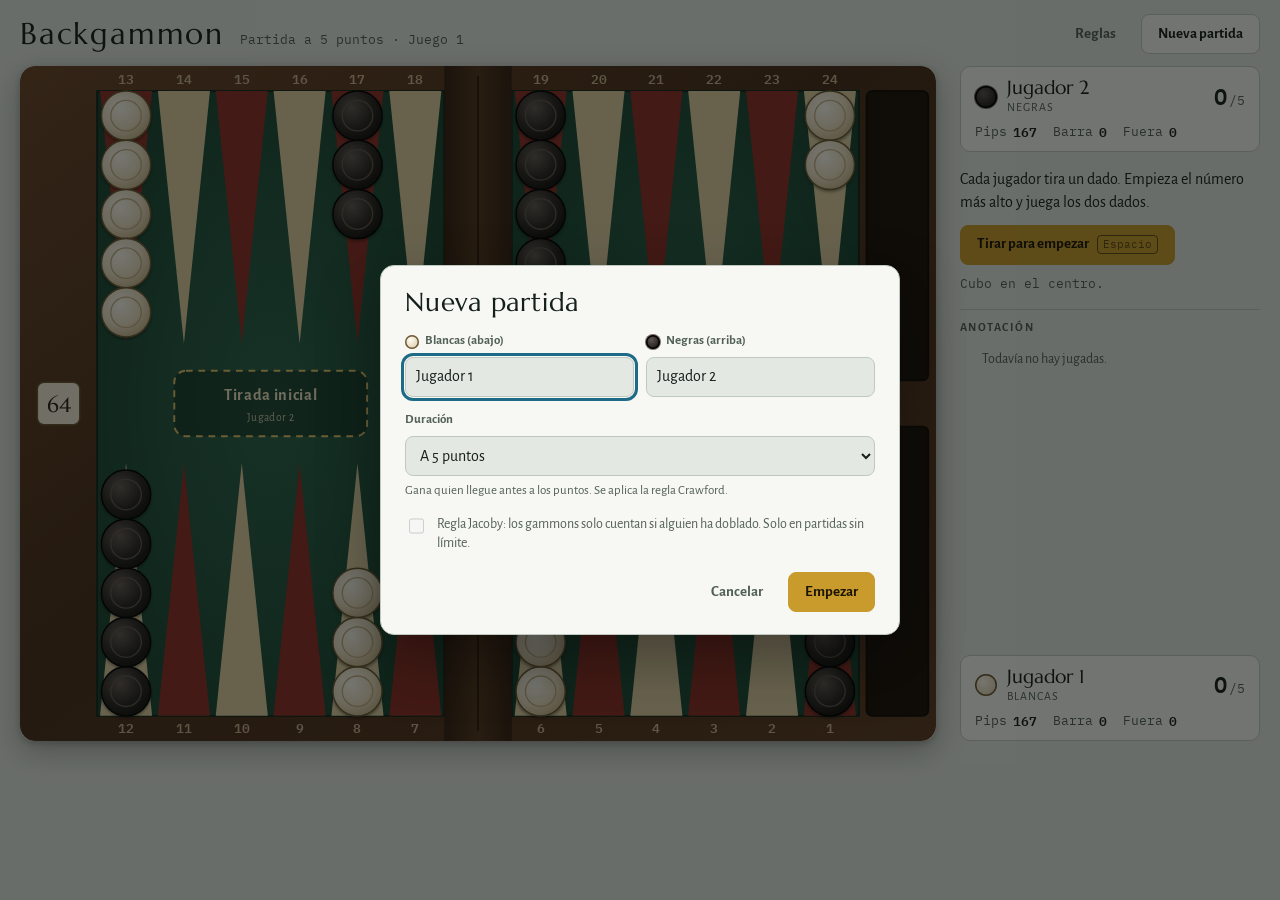
<file: index.html>
<!doctype html>
<html lang="es" class="app-shell">
<head>
<meta charset="utf-8">
<meta name="viewport" content="width=device-width, initial-scale=1, viewport-fit=cover">
<title>Backgammon para dos</title>
<meta name="description" content="Backgammon para dos jugadores en el mismo dispositivo, con reglas internacionales.">
<link rel="manifest" href="manifest.webmanifest">
<link rel="icon" type="image/png" sizes="192x192" href="icons/icon-192.png">
<link rel="apple-touch-icon" href="icons/apple-touch-icon.png">
<meta name="apple-mobile-web-app-capable" content="yes">
<meta name="mobile-web-app-capable" content="yes">
<meta name="apple-mobile-web-app-title" content="Backgammon">
<meta name="apple-mobile-web-app-status-bar-style" content="default">
<meta name="theme-color" content="#e4e8e2" media="(prefers-color-scheme: light)">
<meta name="theme-color" content="#0e1411" media="(prefers-color-scheme: dark)">
<meta name="format-detection" content="telephone=no">
<link rel="preconnect" href="https://fonts.googleapis.com">
<link rel="preconnect" href="https://fonts.gstatic.com" crossorigin>
<link rel="stylesheet" href="https://fonts.googleapis.com/css2?family=Alegreya+Sans:wght@400;500;700&family=IBM+Plex+Mono:wght@400;600&family=Marcellus&display=swap">
<link rel="stylesheet" href="css/styles.css">
</head>
<body>
<!-- app:start -->
<div class="app">
  <header class="topbar">
    <div class="brand">
      <h1>Backgammon</h1>
      <p class="match-meta" id="matchMeta">Partida a 5 puntos · Juego 1</p>
    </div>
    <nav class="top-actions" aria-label="Partida">
      <button type="button" class="btn btn-ghost" id="btnRules">Reglas</button>
      <button type="button" class="btn" id="btnNew">Nueva partida</button>
    </nav>
  </header>

  <main class="layout">
    <div class="board-wrap">
      <svg id="board" class="board" viewBox="0 0 950 700" role="img" aria-label="Tablero de backgammon"></svg>
      <p class="rotate-hint">Gira el móvil: en horizontal el tablero se ve más grande.</p>
    </div>

    <section class="pcard" id="pcard-1" aria-label="Jugador con negras">
      <div class="pcard-id">
        <span class="chip chip-b" aria-hidden="true"></span>
        <div class="pcard-who">
          <div class="pname" id="pname-1">Jugador 2</div>
          <div class="pcolor">Negras <span class="turn-pill">Juega</span></div>
        </div>
      </div>
      <div class="pscore"><span id="pscore-1">0</span><small id="pscoreof-1"></small></div>
      <dl class="pstats">
        <div><dt>Pips</dt><dd id="ppips-1">167</dd></div>
        <div><dt>Barra</dt><dd id="pbar-1">0</dd></div>
        <div><dt>Fuera</dt><dd id="poff-1">0</dd></div>
      </dl>
    </section>

    <section class="actions-panel" aria-label="Acciones">
      <p class="status" id="status" aria-live="polite"></p>
      <div class="actions" id="actions"></div>
      <p class="cube-info" id="cubeInfo"></p>
    </section>

    <section class="log-panel" aria-labelledby="logTitle">
      <h2 class="section-label" id="logTitle">Anotación</h2>
      <div class="log-scroll" id="logScroll">
        <ol class="log" id="log"></ol>
      </div>
    </section>

    <section class="pcard" id="pcard-0" aria-label="Jugador con blancas">
      <div class="pcard-id">
        <span class="chip chip-w" aria-hidden="true"></span>
        <div class="pcard-who">
          <div class="pname" id="pname-0">Jugador 1</div>
          <div class="pcolor">Blancas <span class="turn-pill">Juega</span></div>
        </div>
      </div>
      <div class="pscore"><span id="pscore-0">0</span><small id="pscoreof-0"></small></div>
      <dl class="pstats">
        <div><dt>Pips</dt><dd id="ppips-0">167</dd></div>
        <div><dt>Barra</dt><dd id="pbar-0">0</dd></div>
        <div><dt>Fuera</dt><dd id="poff-0">0</dd></div>
      </dl>
    </section>
  </main>
</div>

<dialog class="sheet" id="dlgNew" aria-labelledby="dlgNewTitle">
  <form id="formNew" class="sheet-body">
    <h2 class="sheet-title" id="dlgNewTitle">Nueva partida</h2>
    <div class="field-row">
      <div class="field">
        <label for="nameWhite"><span class="chip chip-w chip-sm" aria-hidden="true"></span>Blancas (abajo)</label>
        <input id="nameWhite" name="nameWhite" maxlength="20" autocomplete="off" value="Jugador 1">
      </div>
      <div class="field">
        <label for="nameBlack"><span class="chip chip-b chip-sm" aria-hidden="true"></span>Negras (arriba)</label>
        <input id="nameBlack" name="nameBlack" maxlength="20" autocomplete="off" value="Jugador 2">
      </div>
    </div>
    <div class="field">
      <label for="matchLength">Duración</label>
      <select id="matchLength" name="matchLength">
        <option value="1">A 1 punto (sin cubo)</option>
        <option value="3">A 3 puntos</option>
        <option value="5" selected>A 5 puntos</option>
        <option value="7">A 7 puntos</option>
        <option value="9">A 9 puntos</option>
        <option value="11">A 11 puntos</option>
        <option value="13">A 13 puntos</option>
        <option value="15">A 15 puntos</option>
        <option value="21">A 21 puntos</option>
        <option value="0">Sin límite (por dinero)</option>
      </select>
      <p class="hint" id="lengthHint">Gana quien llegue antes a los puntos. Se aplica la regla Crawford.</p>
    </div>
    <label class="check" for="jacoby">
      <input type="checkbox" id="jacoby" name="jacoby" disabled>
      <span>Regla Jacoby: los gammons solo cuentan si alguien ha doblado. Solo en partidas sin límite.</span>
    </label>
    <p class="warn" id="newWarn" hidden>La partida en curso se perderá.</p>
    <div class="sheet-actions">
      <button type="button" class="btn btn-ghost" id="btnCancelNew">Cancelar</button>
      <button type="submit" class="btn btn-primary">Empezar</button>
    </div>
  </form>
</dialog>

<dialog class="sheet sheet-wide" id="dlgRules" aria-labelledby="dlgRulesTitle">
  <div class="sheet-body rules">
    <h2 class="sheet-title" id="dlgRulesTitle">Reglas</h2>
    <p class="rules-lead">Reglas del estándar internacional. El juego solo permite jugadas legales, así que no hace falta memorizarlas.</p>

    <h3>Objetivo y tablero</h3>
    <p>Cada jugador tiene 15 fichas. Gana quien saque antes todas sus fichas del tablero. Las blancas se sientan abajo y su casa es el cuadrante inferior derecho; las negras se sientan arriba y su casa es el superior derecho. Las blancas avanzan en sentido antihorario y las negras en sentido horario. Los números del borde se muestran desde el punto de vista de quien tiene el turno.</p>

    <h3>Salida</h3>
    <p>Cada jugador tira un dado. Empieza quien saque más y juega esos dos números. Si empatan, se vuelve a tirar.</p>

    <h3>Movimiento</h3>
    <ul>
      <li>Cada dado es un movimiento. Puedes mover dos fichas o la misma ficha dos veces.</li>
      <li>Con dobles se juega el número cuatro veces.</li>
      <li>No puedes caer en una punta con dos o más fichas rivales.</li>
      <li>Hay que usar los dos dados si se puede. Si solo se puede usar uno, tiene que ser el mayor cuando sea posible. Si no hay ninguna jugada, se pasa el turno.</li>
    </ul>

    <h3>Golpes y barra</h3>
    <p>Si caes en una punta con una sola ficha rival, la golpeas y va a la barra. Quien tenga fichas en la barra debe meterlas en la casa del rival antes de mover cualquier otra.</p>

    <h3>Sacar fichas</h3>
    <p>Cuando tus 15 fichas están en casa, puedes sacarlas. Se saca con el número exacto de la punta. Con un número mayor solo puedes sacar la ficha de la punta más alta. Si te golpean mientras sacas, tienes que volver a entrar y llevar la ficha a casa antes de seguir sacando.</p>

    <h3>Cubo de doblaje</h3>
    <p>Antes de tirar, puedes ofrecer doblar el valor del juego si el cubo está en el centro o es tuyo. El rival acepta, y se queda el cubo, o rechaza y pierde el valor actual. El cubo llega como máximo a 64.</p>

    <h3>Gammon y backgammon</h3>
    <p>Si el perdedor no ha sacado ninguna ficha, pierde un gammon (doble). Si además tiene fichas en la barra o en la casa del ganador, pierde un backgammon (triple). El resultado se multiplica por el cubo.</p>

    <h3>Partidas a puntos</h3>
    <p>Gana quien llegue antes a los puntos acordados. Regla Crawford: cuando un jugador se queda a un punto de ganar, el juego siguiente se juega sin cubo. En los juegos posteriores el cubo vuelve.</p>

    <h3>Sin límite</h3>
    <p>Se suman los puntos de cada juego sin final fijo. Con la regla Jacoby, los gammons y backgammons solo cuentan si se ha doblado.</p>

    <h3>Abandonar</h3>
    <p>Quien tiene el turno puede abandonar ofreciendo una sencilla, un gammon o un backgammon. El rival decide si acepta. Si rechaza, el juego sigue.</p>

    <h3>Cómo se juega aquí</h3>
    <ul>
      <li>Toca una ficha y después una de las puntas marcadas. Si el destino usa los dos dados, la ficha hace los dos saltos.</li>
      <li>Para sacar fichas, toca la bandeja de la derecha cuando aparezca marcada.</li>
      <li>Deshacer anula el último movimiento del turno. Confirmar pasa el turno al rival.</li>
      <li>Teclado: Espacio o Intro para tirar y confirmar, Retroceso o Ctrl+Z para deshacer, Esc para soltar la ficha.</li>
      <li>La partida se guarda en este navegador. Puedes cerrar la página y seguir después.</li>
    </ul>
    <div class="sheet-actions">
      <button type="button" class="btn btn-primary" id="btnCloseRules">Entendido</button>
    </div>
  </div>
</dialog>
<!-- app:end -->
<div class="install-tip" id="installTip" role="status" hidden>
  <img src="icons/apple-touch-icon.png" alt="" width="40" height="40">
  <p>Para tenerlo como app, pulsa <strong>Compartir</strong> y luego <strong>Añadir a pantalla de inicio</strong>. Funciona sin conexión.</p>
  <button type="button" class="btn" id="btnInstallTip">Entendido</button>
</div>
<script src="js/engine.js"></script>
<script src="js/app.js"></script>
<script src="js/pwa.js"></script>
</body>
</html>
</file>
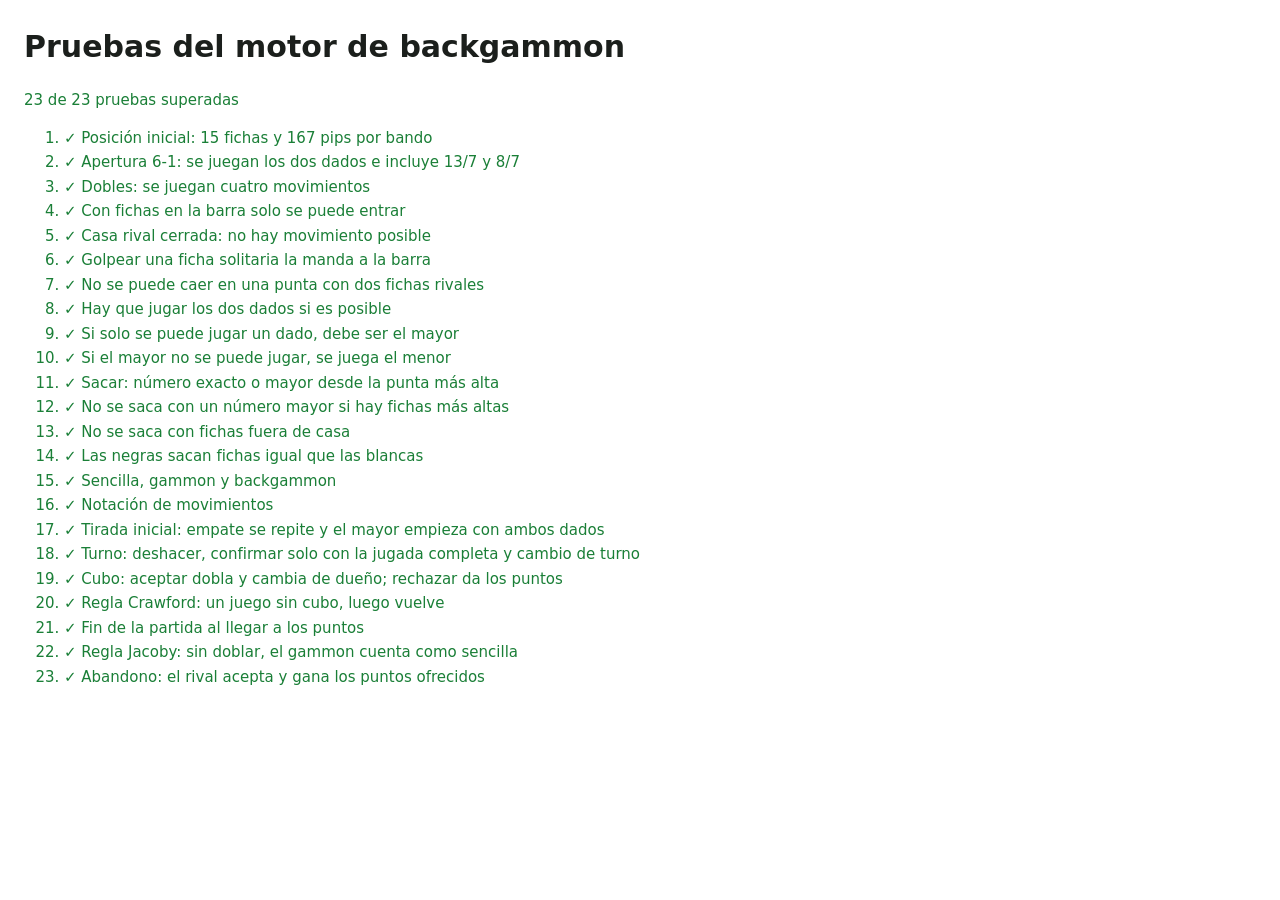
<file: tests/index.html>
<!doctype html>
<html lang="es">
<head>
<meta charset="utf-8">
<meta name="viewport" content="width=device-width, initial-scale=1">
<title>Pruebas del motor</title>
<style>
  body { font: 15px/1.5 system-ui, sans-serif; margin: 24px; background: #fff; color: #1b1f1c; }
  .ok { color: #1a7f37; }
  .ko { color: #b42318; font-weight: 600; }
  li { margin-block: 2px; }
</style>
</head>
<body>
<h1>Pruebas del motor de backgammon</h1>
<p id="summary"></p>
<ol id="out"></ol>
<script src="../js/engine.js"></script>
<script src="engine.test.js"></script>
</body>
</html>
</file>
<file: css/styles.css>
:root {
  /* Layout: el tablero es la mesa; a su derecha, la libreta respeta los asientos (negras arriba, blancas abajo). */
  --bg: #e4e8e2;
  --surface: #f7f8f4;
  --surface-sunk: #d9dfd6;
  --ink: #16201a;
  --ink-soft: #526057;
  --line: #c0c9bf;
  --brass: #7a5a0b;
  --brass-fill: #c99b2c;
  --on-brass: #1c1405;
  --alert: #9b3123;
  --focus: #1d6b86;
  --font-display: "Marcellus", "Palatino Linotype", Palatino, "Book Antiqua", Georgia, serif;
  --font-body: "Alegreya Sans", "Segoe UI", "Helvetica Neue", Arial, sans-serif;
  --font-mono: "IBM Plex Mono", ui-monospace, "Cascadia Mono", Consolas, monospace;
  --radius: 10px;
  color-scheme: light;
}

@media (prefers-color-scheme: dark) {
  :root:not([data-theme="light"]) {
    --bg: #0e1411;
    --surface: #161e1a;
    --surface-sunk: #0b100d;
    --ink: #e3e9e1;
    --ink-soft: #97a59b;
    --line: #2a3730;
    --brass: #dcb757;
    --brass-fill: #d2a53c;
    --on-brass: #1c1405;
    --alert: #ef8d7b;
    --focus: #7cc4dc;
    color-scheme: dark;
  }
}

:root[data-theme="dark"] {
  --bg: #0e1411;
  --surface: #161e1a;
  --surface-sunk: #0b100d;
  --ink: #e3e9e1;
  --ink-soft: #97a59b;
  --line: #2a3730;
  --brass: #dcb757;
  --brass-fill: #d2a53c;
  --on-brass: #1c1405;
  --alert: #ef8d7b;
  --focus: #7cc4dc;
  color-scheme: dark;
}

* { box-sizing: border-box; }
[hidden] { display: none !important; }

html {
  background: var(--bg);
  -webkit-text-size-adjust: 100%;
  text-size-adjust: 100%;
}

body {
  margin: 0;
  background: var(--bg);
  color: var(--ink);
  font: 400 15px/1.45 var(--font-body);
  -webkit-font-smoothing: antialiased;
  touch-action: manipulation;
}

/* Como app instalada: sin rebote de la página ni selección accidental al tocar. */
.app-shell,
.app-shell body { overscroll-behavior: none; }
.topbar, .board-wrap, .pcard, .actions-panel {
  -webkit-user-select: none;
  user-select: none;
}

.app {
  --pad-top: 10px;
  --pad-bottom: 28px;
  max-width: 1360px;
  margin: 0 auto;
  padding-inline: max(20px, env(safe-area-inset-left, 0px)) max(20px, env(safe-area-inset-right, 0px));
  padding-block: var(--pad-top) var(--pad-bottom);
}
/* Fuera del Artifact la página gestiona sola la zona segura (muesca e indicador de inicio). */
.app-shell .app {
  --pad-top: max(10px, env(safe-area-inset-top, 0px));
  --pad-bottom: max(28px, env(safe-area-inset-bottom, 0px));
}

/* ---------------------------------------------------------------- Cabecera */

.topbar {
  display: flex;
  flex-wrap: wrap;
  align-items: center;
  justify-content: space-between;
  gap: 8px 20px;
  padding-block: 4px 12px;
}

.brand {
  display: flex;
  flex-wrap: wrap;
  align-items: baseline;
  gap: 4px 16px;
  min-width: 0;
}

.brand h1 {
  margin: 0;
  font: 400 30px/1 var(--font-display);
  letter-spacing: .06em;
  text-wrap: balance;
}

.match-meta {
  margin: 0;
  font: 400 13px/1.3 var(--font-mono);
  color: var(--ink-soft);
}

.top-actions { display: flex; gap: 8px; }

/* ------------------------------------------------------------------ Botones */

.btn {
  display: inline-flex;
  align-items: center;
  gap: 8px;
  min-height: 40px;
  padding: 8px 16px;
  border: 1px solid var(--line);
  border-radius: 8px;
  background: var(--surface);
  color: var(--ink);
  font: 700 15px/1.1 var(--font-body);
  cursor: pointer;
  touch-action: manipulation;
  -webkit-tap-highlight-color: transparent;
  transition: border-color .15s, background-color .15s, opacity .15s;
}
.btn:hover:not(:disabled) { border-color: var(--ink-soft); }
.btn:focus-visible { outline: 3px solid var(--focus); outline-offset: 2px; }
.btn:disabled { opacity: .45; cursor: not-allowed; }

.btn-primary {
  background: var(--brass-fill);
  border-color: var(--brass-fill);
  color: var(--on-brass);
}
.btn-primary:hover:not(:disabled) { border-color: var(--on-brass); }

.btn-ghost {
  background: transparent;
  border-color: transparent;
  color: var(--ink-soft);
}
.btn-ghost:hover:not(:disabled) { color: var(--ink); border-color: var(--line); }

.btn kbd {
  font: 400 11px/1 var(--font-mono);
  padding: 3px 5px;
  border-radius: 4px;
  border: 1px solid currentColor;
  opacity: .6;
}
@media (hover: none) { .btn kbd { display: none; } }

/* ------------------------------------------------------------------- Rejilla */

.layout {
  display: grid;
  grid-template-columns: minmax(0, 1fr) minmax(250px, 300px);
  grid-template-rows: auto auto minmax(150px, 1fr) auto;
  grid-template-areas:
    "board pblack"
    "board actions"
    "board log"
    "board pwhite";
  gap: 12px 24px;
}

.board-wrap {
  grid-area: board;
  align-self: start;
  justify-self: center;
  width: 100%;
  min-width: 0;
  max-width: calc((100vh - 90px) * 950 / 700);
  max-width: calc((100dvh - 90px) * 950 / 700);
}

#pcard-1 { grid-area: pblack; }
#pcard-0 { grid-area: pwhite; }
.actions-panel { grid-area: actions; }
.log-panel { grid-area: log; }

@media (max-width: 920px) {
  .layout {
    grid-template-columns: minmax(0, 1fr);
    grid-template-rows: none;
    grid-template-areas: "pblack" "board" "pwhite" "actions" "log";
    gap: 10px;
  }
  .board-wrap { max-width: min(100%, calc((100dvh - 40px) * 950 / 700)); }
}

/* ----------------------------------------------------------------- Jugadores */

.pcard {
  display: grid;
  grid-template-columns: minmax(0, 1fr) auto;
  align-items: center;
  gap: 2px 12px;
  padding: 10px 14px;
  background: var(--surface);
  border: 1px solid var(--line);
  border-radius: var(--radius);
  transition: border-color .2s, box-shadow .2s;
}
.pcard.is-turn {
  border-color: var(--brass-fill);
  box-shadow: inset 0 0 0 1px var(--brass-fill);
}

.pcard-id { display: flex; align-items: center; gap: 10px; min-width: 0; }
.pcard-who { min-width: 0; }

.pname {
  font: 400 19px/1.15 var(--font-display);
  overflow-wrap: anywhere;
}

.pcolor {
  display: flex;
  align-items: center;
  gap: 8px;
  font-size: 12px;
  letter-spacing: .08em;
  text-transform: uppercase;
  color: var(--ink-soft);
}

.turn-pill {
  display: none;
  padding: 1px 8px;
  border-radius: 999px;
  background: var(--brass-fill);
  color: var(--on-brass);
  font-size: 11px;
  font-weight: 700;
  letter-spacing: .08em;
}
.pcard.is-turn .turn-pill { display: inline-block; }

.pscore {
  font: 700 28px/1 var(--font-body);
  font-variant-numeric: lining-nums tabular-nums;
  text-align: right;
  white-space: nowrap;
}
.pscore small {
  margin-left: 2px;
  font: 400 13px var(--font-mono);
  color: var(--ink-soft);
}

.pstats {
  grid-column: 1 / -1;
  display: flex;
  flex-wrap: wrap;
  gap: 4px 16px;
  margin: 6px 0 0;
  font: 400 13px/1.3 var(--font-mono);
  color: var(--ink-soft);
}
.pstats div { display: flex; gap: 6px; }
.pstats dd {
  margin: 0;
  color: var(--ink);
  font-weight: 600;
  font-variant-numeric: tabular-nums;
}

.chip {
  flex: none;
  display: inline-block;
  width: 22px;
  height: 22px;
  border-radius: 50%;
}
.chip-w {
  background: radial-gradient(circle at 38% 35%, #fffaf0, #e6d9bd 60%, #c8b48d);
  box-shadow: inset 0 0 0 1.5px #6d5935;
}
.chip-b {
  background: radial-gradient(circle at 38% 35%, #5d5550, #2a2522 60%, #121010);
  box-shadow: inset 0 0 0 1.5px #000, 0 0 0 1px #776b62;
}
.chip-sm { width: 14px; height: 14px; }

/* ------------------------------------------------------------------ Acciones */

.actions-panel {
  display: flex;
  flex-direction: column;
  gap: 10px;
  padding-block: 4px;
}

.status {
  margin: 0;
  min-height: 2.9em;
  font-size: 16px;
  line-height: 1.45;
  text-wrap: pretty;
}
.status strong { font-weight: 700; }
.status .mono { font-family: var(--font-mono); font-size: 14px; }

.actions { display: flex; flex-wrap: wrap; gap: 8px; }

.cube-info {
  margin: 0;
  font: 400 13px/1.4 var(--font-mono);
  color: var(--ink-soft);
}

/* ---------------------------------------------------------------- Anotación */

.section-label {
  margin: 0 0 6px;
  font: 700 12px/1.2 var(--font-body);
  letter-spacing: .12em;
  text-transform: uppercase;
  color: var(--ink-soft);
}

.log-panel {
  position: relative;
  min-height: 150px;
  border-top: 1px solid var(--line);
  padding-top: 10px;
}

.log-scroll {
  position: absolute;
  inset: 34px 0 0 0;
  overflow-y: auto;
  padding-right: 6px;
}

.log { list-style: none; margin: 0; padding: 0; }

.log li {
  display: grid;
  grid-template-columns: 14px minmax(0, 1fr);
  align-items: baseline;
  gap: 8px;
  padding-block: 5px;
  border-bottom: 1px solid var(--line);
  font-size: 14px;
  line-height: 1.35;
}
.log li:last-child { border-bottom: 0; }
.log li .chip { transform: translateY(2px); }
.log li .chip-none { visibility: hidden; }
.log .dice {
  display: inline-block;
  min-width: 2.6em;
  font: 600 13px var(--font-mono);
  color: var(--brass);
}
.log .mv { font: 400 13px var(--font-mono); overflow-wrap: anywhere; }
.log .event { color: var(--ink-soft); }
.log .event strong { color: var(--ink); font-weight: 700; }
.log-empty { color: var(--ink-soft); font-size: 14px; margin: 0; }

@media (max-width: 920px) {
  .log-scroll { position: static; max-height: 260px; }
}

/* ------------------------------------------------------------------- Tablero */
/* El tablero es un objeto físico: sus colores no cambian con el tema. */

.board {
  display: block;
  width: 100%;
  height: auto;
  user-select: none;
  -webkit-user-select: none;
  -webkit-tap-highlight-color: transparent;
  -webkit-touch-callout: none;
  touch-action: manipulation;
  border-radius: 14px;
  box-shadow: 0 10px 30px rgba(10, 14, 12, .28), 0 2px 6px rgba(10, 14, 12, .2);
}

.board .felt { fill: url(#felt); stroke: #10261d; stroke-width: 2; }
.board .bar { fill: url(#woodDark); }
.board .hinge { stroke: #1d120a; stroke-width: 2; opacity: .7; }
.board .tray { fill: #1d120b; stroke: #120b06; stroke-width: 2; }
.board .pt-dark { fill: #8e2f26; }
.board .pt-light { fill: #e0cfa3; }
.board .pt-num {
  fill: #ead9b0;
  font: 600 13px var(--font-mono);
  text-anchor: middle;
  dominant-baseline: central;
  opacity: .78;
}
.board .rail-label {
  fill: #ead9b0;
  font: 600 10px var(--font-body);
  letter-spacing: .14em;
  text-anchor: middle;
  opacity: .6;
}

.board .ck-w .ck-body { fill: url(#ivory); stroke: #6d5935; stroke-width: 1.5; }
.board .ck-w .ck-ring { fill: none; stroke: #c3ae84; stroke-width: 1.4; }
.board .ck-b .ck-body { fill: url(#ebony); stroke: #050404; stroke-width: 1.5; }
.board .ck-b .ck-ring { fill: none; stroke: #61564e; stroke-width: 1.4; }
.board .ck-count {
  font: 700 19px var(--font-body);
  text-anchor: middle;
  dominant-baseline: central;
  pointer-events: none;
}
.board .ck-count-w { fill: #3b2d18; }
.board .ck-count-b { fill: #f1e6cc; }

.board .slab-w { fill: #efe4cb; stroke: #6d5935; stroke-width: 1.2; }
.board .slab-b { fill: #2c2624; stroke: #000; stroke-width: 1.2; }

.board .die rect { stroke-width: 1.5; }
.board .die-w rect { fill: #f7f0df; stroke: #8b7650; }
.board .die-w .pip { fill: #2b211b; }
.board .die-b rect { fill: #262120; stroke: #000; }
.board .die-b .pip { fill: #f1e6cc; }
.board .die.is-used { opacity: .32; }

.board .cube rect { fill: #f4ecd8; stroke: #6a5530; stroke-width: 1.5; }
.board .cube text {
  fill: #2a1e14;
  font: 400 22px var(--font-display);
  text-anchor: middle;
  dominant-baseline: central;
}
.board .cube.is-off { opacity: .35; }
.board .cube.is-offer rect { stroke: #ffd35a; stroke-width: 3; }

.board .hint-ring { fill: none; stroke: #ffd35a; stroke-width: 2.5; opacity: .9; }
.board .sel-ring { fill: none; stroke: #ffd35a; stroke-width: 4.5; }
.board .dest-tri { fill: #ffd35a; opacity: .3; }
.board .dest-ghost { fill: rgba(255, 211, 90, .2); stroke: #ffd35a; stroke-width: 2.5; stroke-dasharray: 6 5; }
.board .dest-tray { fill: rgba(255, 211, 90, .2); stroke: #ffd35a; stroke-width: 2.5; stroke-dasharray: 6 5; }

.board .hit { fill: #000; fill-opacity: 0; }
.board .hit.is-active { cursor: pointer; }

.board .roll-target { cursor: pointer; }
.board .roll-target rect {
  fill: rgba(8, 20, 15, .35);
  stroke: #e3c56b;
  stroke-width: 2;
  stroke-dasharray: 7 6;
}
.board .roll-target text {
  fill: #f3e7c6;
  font: 700 17px var(--font-body);
  letter-spacing: .04em;
  text-anchor: middle;
  dominant-baseline: central;
}
.board .roll-target:hover rect { fill: rgba(8, 20, 15, .55); }
.board .roll-target .roll-sub { font: 400 12px var(--font-body); opacity: .8; }

.board .banner rect { fill: rgba(10, 15, 12, .88); stroke: #d8b24a; stroke-width: 2; }
.board .banner .b-title {
  fill: #f3e7c6;
  font: 400 32px var(--font-display);
  text-anchor: middle;
  dominant-baseline: central;
}
.board .banner .b-sub {
  fill: #e0bd5a;
  font: 700 17px var(--font-body);
  letter-spacing: .03em;
  text-anchor: middle;
  dominant-baseline: central;
}

@media (prefers-reduced-motion: no-preference) {
  .board .hint-ring { animation: hint 1.6s ease-in-out infinite; }
  @keyframes hint { 50% { opacity: .35; } }
}

/* ------------------------------------------------------------------ Diálogos */

.sheet {
  width: min(520px, calc(100vw - 32px));
  max-height: min(88vh, 900px);
  overflow: auto;
  overscroll-behavior: contain;
  padding: 0;
  border: 1px solid var(--line);
  border-radius: 14px;
  background: var(--surface);
  color: var(--ink);
  box-shadow: 0 24px 60px rgba(0, 0, 0, .35);
}
.sheet-wide { width: min(700px, calc(100vw - 32px)); }
.sheet::backdrop { background: rgba(6, 10, 8, .55); }

.sheet-body {
  display: flex;
  flex-direction: column;
  gap: 14px;
  padding: 22px 24px;
}

.sheet-title {
  margin: 0;
  font: 400 26px/1.15 var(--font-display);
  letter-spacing: .03em;
}

.field-row { display: grid; grid-template-columns: 1fr 1fr; gap: 12px; }
@media (max-width: 480px) { .field-row { grid-template-columns: 1fr; } }

.field { display: flex; flex-direction: column; gap: 6px; min-width: 0; }
.field label {
  display: flex;
  align-items: center;
  gap: 6px;
  font-size: 13px;
  font-weight: 700;
  color: var(--ink-soft);
}
.field input,
.field select {
  width: 100%;
  min-height: 40px;
  padding: 8px 10px;
  border: 1px solid var(--line);
  border-radius: 8px;
  background: var(--bg);
  color: var(--ink);
  font: 400 16px var(--font-body);
}
.field input:focus-visible,
.field select:focus-visible,
.check input:focus-visible { outline: 3px solid var(--focus); outline-offset: 1px; }

.hint { margin: 0; font-size: 13px; color: var(--ink-soft); }
.warn { margin: 0; font-size: 14px; font-weight: 700; color: var(--alert); }

.check {
  display: flex;
  align-items: flex-start;
  gap: 10px;
  font-size: 14px;
  line-height: 1.4;
}
.check input { margin-top: 3px; width: 16px; height: 16px; accent-color: var(--brass-fill); }
.check:has(input:disabled) { color: var(--ink-soft); }

.sheet-actions { display: flex; justify-content: flex-end; gap: 8px; padding-top: 4px; }

.rules { gap: 8px; max-width: 68ch; }
.rules .rules-lead { margin: 0 0 4px; color: var(--ink-soft); }
.rules h3 {
  margin: 10px 0 0;
  font: 400 18px/1.2 var(--font-display);
  letter-spacing: .02em;
}
.rules p, .rules ul { margin: 0; }
.rules ul { padding-left: 20px; display: flex; flex-direction: column; gap: 4px; }

/* ------------------------------------------------------- Aviso de instalación */

.install-tip {
  position: fixed;
  left: max(16px, env(safe-area-inset-left, 0px));
  right: max(16px, env(safe-area-inset-right, 0px));
  bottom: max(16px, env(safe-area-inset-bottom, 0px));
  z-index: 10;
  display: flex;
  align-items: center;
  gap: 12px;
  max-width: 560px;
  margin-inline: auto;
  padding: 12px 14px;
  background: var(--surface);
  color: var(--ink);
  border: 1px solid var(--line);
  border-radius: 12px;
  box-shadow: 0 12px 32px rgba(0, 0, 0, .28);
}
.install-tip img { flex: none; border-radius: 9px; }
.install-tip p { flex: 1; min-width: 0; margin: 0; font-size: 14px; line-height: 1.4; }

.rotate-hint {
  display: none;
  margin: 8px 0 0;
  font-size: 13px;
  color: var(--ink-soft);
  text-align: center;
}

/* --------------------------------------------------------- Móvil en vertical */

@media (max-width: 520px) {
  .brand h1 { font-size: 24px; }
  .top-actions .btn { min-height: 36px; padding: 6px 12px; font-size: 14px; }
  .pcard { padding: 8px 12px; }
  .pname { font-size: 17px; }
  .pscore { font-size: 24px; }
  .pstats { gap: 2px 12px; margin-top: 4px; font-size: 12px; }
  .status { min-height: 0; font-size: 15px; }
}

@media (orientation: portrait) and (max-width: 520px) and (pointer: coarse) {
  .rotate-hint { display: block; }
}

/* ------------------------------------------------------- Móvil en horizontal */
/* El tablero ocupa toda la altura y el panel se compacta a su derecha. */

@media (orientation: landscape) and (max-height: 540px) {
  .app,
  .app-shell .app {
    --pad-top: max(8px, env(safe-area-inset-top, 0px));
    --pad-bottom: max(8px, env(safe-area-inset-bottom, 0px));
  }
  .app {
    display: grid;
    grid-template-columns: auto minmax(0, 1fr);
    grid-template-rows: auto auto auto minmax(0, 1fr) auto;
    grid-template-areas:
      "board top"
      "board pblack"
      "board actions"
      "board log"
      "board pwhite";
    gap: 8px 14px;
    max-width: none;
    height: 100vh;
    height: 100dvh;
  }
  .layout { display: contents; }

  .topbar { grid-area: top; gap: 4px 8px; padding: 0; }
  .brand { gap: 0 8px; }
  .brand h1 { font-size: 20px; }
  .match-meta { font-size: 11px; }
  .top-actions .btn { min-height: 30px; padding: 4px 10px; font-size: 13px; }

  .board-wrap {
    align-self: center;
    justify-self: start;
    max-width: none;
    width: min(calc((100dvh - var(--pad-top) - var(--pad-bottom)) * 950 / 700), calc(100vw - 290px));
  }
  .board { border-radius: 10px; }

  .pcard { gap: 0 8px; padding: 6px 10px; }
  .pcard-id { gap: 8px; }
  .pcard .chip { width: 18px; height: 18px; }
  .pname { font-size: 15px; }
  .pcolor { font-size: 10px; }
  .pscore { font-size: 22px; }
  .pstats { gap: 0 10px; margin-top: 2px; font-size: 11px; }

  .actions-panel { gap: 6px; padding: 0; }
  .status { min-height: 0; font-size: 14px; line-height: 1.35; }
  .actions { gap: 6px; }
  .actions .btn { min-height: 36px; padding: 6px 12px; font-size: 14px; }
  .actions .btn kbd { display: none; }
  .cube-info { font-size: 11px; }

  .log-panel { min-height: 0; padding-top: 6px; }
  .log-panel .section-label { font-size: 10px; }
  .log-scroll { position: absolute; inset: 24px 0 0 0; max-height: none; }
  .log li { padding-block: 3px; font-size: 12px; }

  .rotate-hint { display: none; }
}
</file>
